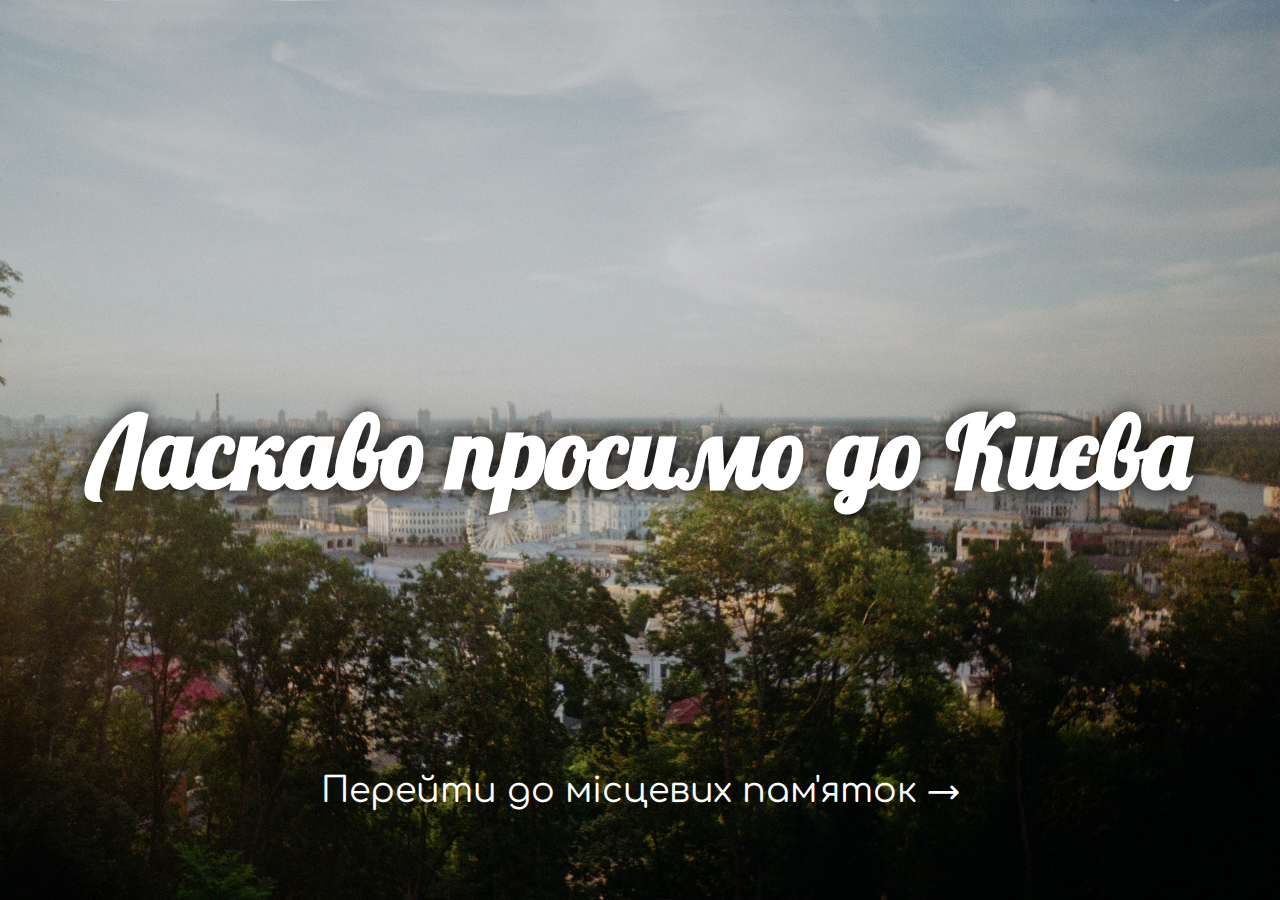
<file: index.html>
<!DOCTYPE html>
<html lang="ua">
    <head>
        <meta charset="utf-8">
        <meta name="viewport" content="width=device-width, initial-scale=1.0">


        <link href="css/style.css" rel="stylesheet" type="text/css">
        
        <link rel="preconnect" href="https://fonts.googleapis.com">
        <link rel="preconnect" href="https://fonts.gstatic.com" crossorigin>
        <link href="https://fonts.googleapis.com/css2?family=Oswald:wght@300&display=swap" rel="stylesheet">

        <link href="https://fonts.googleapis.com/css2?family=Lobster&display=swap" rel="stylesheet">

        <link href="https://fonts.googleapis.com/css2?family=Comfortaa:wght@300&display=swap" rel="stylesheet">
        
        <title>Kyiv page</title>
    </head>
    <body>
        <div class="bg">
            <div class="centered">
                <h1 class="lineUp">Ласкаво просимо до Києва</h1>
            </div>
            <div class="center-bottom">
                <a href="sights.html" class="link">Перейти до місцевих пам'яток &#8594</a>
            </div>
        </div>
    </body>
</html>
</file>
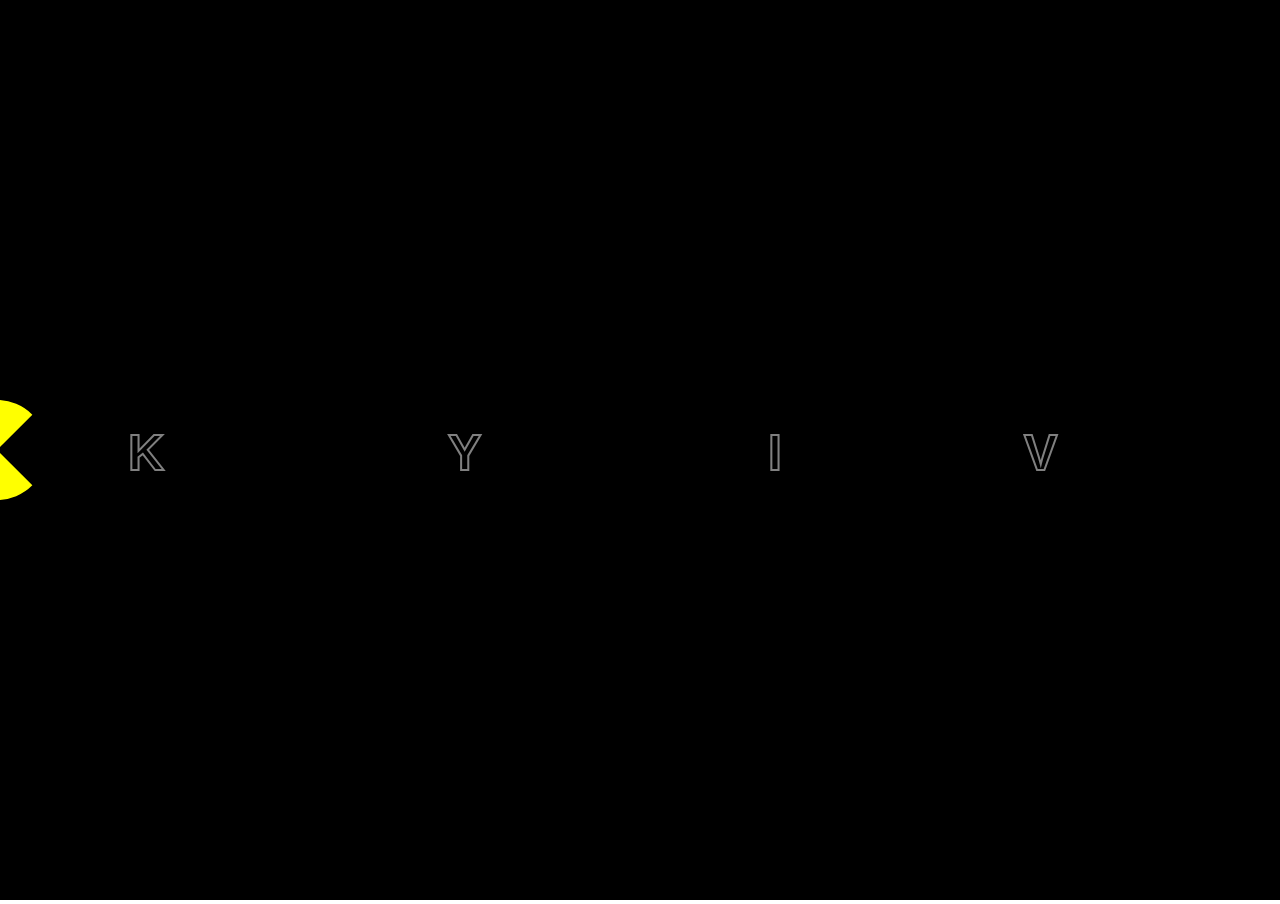
<file: pac-kyiv.html>
<!DOCTYPE html>
<html>
  <head>
    <meta charset="utf-8">
    <meta name="viewport" content="width=device-width, initial-scale=1.0">
    <title>Canvas</title>
    <script src="kyiv.js" defer></script>
    <style>
        body {
            margin: 0;
            overflow: hidden;
        }
    </style>
    </head>
    <body>
        <canvas class="myCanvas">
            <p>Your browser soesn't support canvas</p>
        </canvas>
    </body>
</html>
</file>
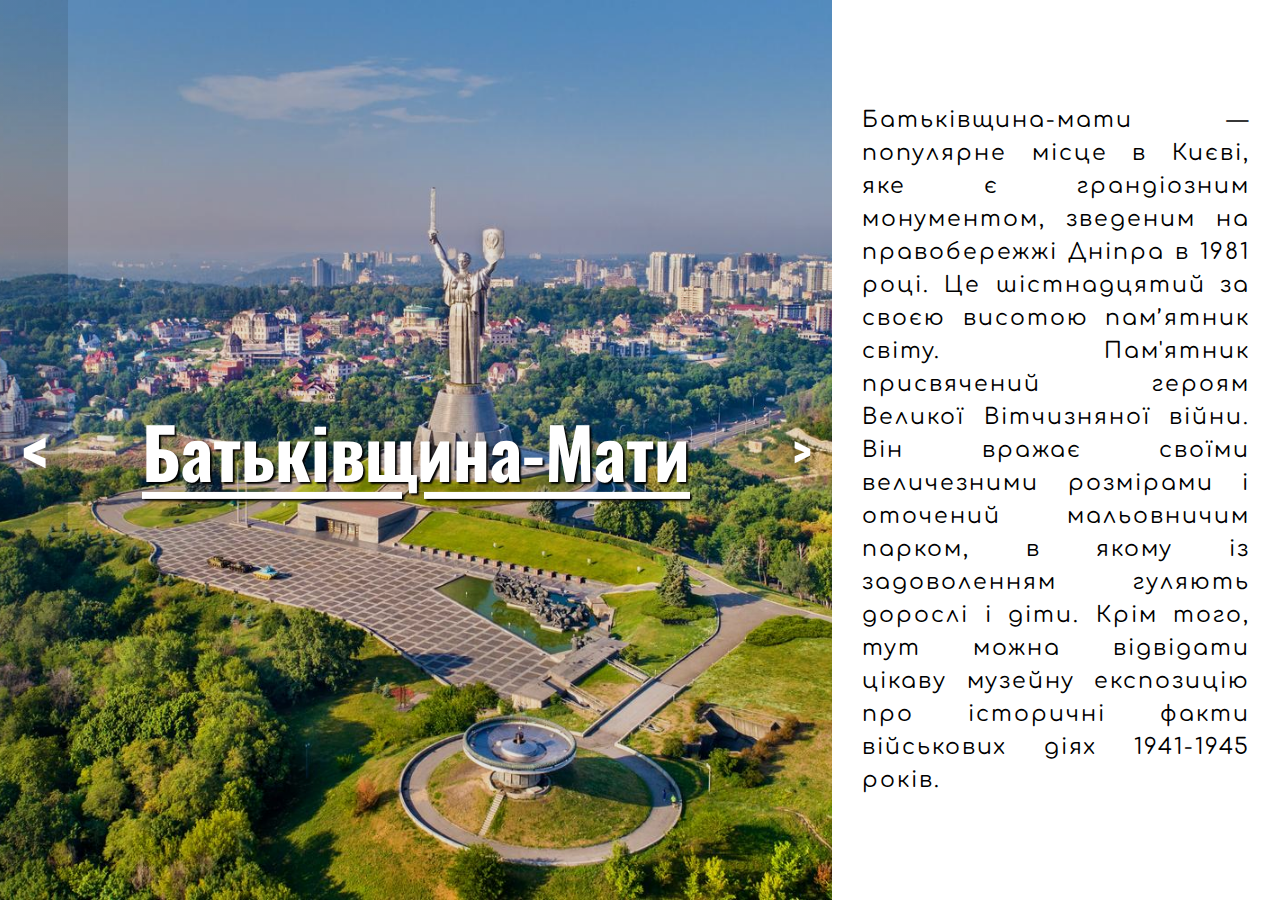
<file: sights.html>
<!DOCTYPE html>
<html lang="ua">
<head>
    <meta charset="UTF-8">
    <meta name="viewport" content="width=device-width, initial-scale=1.0">
    <link href="css/style.css" rel="stylesheet" type="text/css">

    <link rel="preconnect" href="https://fonts.googleapis.com">
    <link rel="preconnect" href="https://fonts.gstatic.com" crossorigin>
    <link href="https://fonts.googleapis.com/css2?family=Oswald:wght@300&display=swap" rel="stylesheet">

    <link href="https://fonts.googleapis.com/css2?family=Alice&display=swap" rel="stylesheet">

    <link href="https://fonts.googleapis.com/css2?family=Comfortaa:wght@300&display=swap" rel="stylesheet">
    
    <script src="scripts/main.js" defer></script>
    <title>Document</title>
</head>
<body>
    <div class="left">
        <img src="" alt="" id="img">
        <div class="left-arrow">
            
                <
            
        </div>
        
        <div class="centered">
            <h2 id="title"></h2>
        </div>
        
        <div class="right-arrow">
            
                >
            
        </div>
    </div>
    <div class="right">
        <div class="container">
        <p class="description" id="description">
        
        </p>
        </div>
    </div>
</body>
</html>
</file>
<file: css/style.css>
html {
    font-size: 10px;
    font-family: 'Oswald', sans-serif;
    height: 100%;
    
}

body {
    margin: 0;
    height: 100%;
}

a, p, ul, li {
    font-family: 'Comfortaa';
}
/*header image*/
.bg {
    background-image: linear-gradient(to bottom, rgba(0,0,0,0.2), rgba(0,0,0,0.1)),
                      url(../images/main2.jpg);
    height: 100%;
    background-position: center center;
    background-repeat: no-repeat no-repeat;
    background-size: cover;
    align-items: center;
    display: flex;
}

.bg h1 {
    font-family: 'Lobster';
    margin: 0 auto;
    padding: 1rem 0;
    font-size: 10rem;
    text-align: center;
    color: #fff;
    text-shadow: 0px 0px 20px #000;
}

.lineUp {
    animation: 2s anim-lineUp ease-out;
  }
  @keyframes anim-lineUp {
    0% {
      opacity: 0;
      transform: translateY(80%);
    }
    20% {
      opacity: 0;
    }
    50% {
      opacity: 1;
      transform: translateY(0%);
    }
    100% {
      opacity: 1;
      transform: translateY(0%);
    }
  }


.left {
    position: relative;
    float: left;
    width: 65%;
    height: 100%;
    overflow: hidden;
    background: #000;
}

.right {
    display: flex;
    float: right;
    width: 35%;
    height: 100%;
    align-items: center;
    overflow: auto;
}

.left-arrow {
    position: absolute;
    left: 0;
    top: 0;
    height: 100%;
    display: flex;
    align-items: center;

    padding: 0 2rem;

    color: #fff;
    font-size: 5rem;
    font-weight: bold;

    z-index: 1;
}

.left-arrow:hover {
    cursor: pointer;
    background: linear-gradient(rgba(0, 0, 0, 0.1),rgba(0, 0, 0, 0.2));
    font-size: 7rem;
}

.right-arrow {
    position: absolute;
    top: 0;
    right: 0;
    height: 100%;
    display: flex;
    align-items: center;

    color: #fff;
    font-size: 5rem;
    font-weight: bold;
    padding: 0 2rem;

    z-index: 1;
}

.right-arrow:hover {
    cursor: pointer;
    background: linear-gradient(rgba(0, 0, 0, 0.1),rgba(0, 0, 0, 0.2));
    font-size: 7rem;
}


.centered {
    position: absolute;
    top: 50%;
    width: 100%;
    transform: translateY(-50%);
    margin: 0 auto;
}

.center-bottom{
    position: absolute;
    bottom: 10%;
    left: 50%;
    transform: translateX(-50%);
}

.centered h2 {
    text-align: center;
    color: #fff;
    font-size: 7rem;
    text-shadow: 2px 2px 2px #000;
    text-decoration: underline;
    text-underline-offset: 1rem;
}

img {
    width: 100%;
    height: 100%;
    object-fit: cover;
    opacity: 0.9;    
}

p {
    font-family: 'Comfortaa';
    margin: 0 3rem;
    font-size: 2.2rem;
    text-align: justify;
    line-height: 1.5;
    letter-spacing: 0.2rem;
}

.link {
    font-size: 3.5rem;
    color: #fff;
    text-decoration: none;
}

.link:hover {
    font-size: 4rem;
    color: #faebd7;
    opacity: 0.6;
}


@media screen and (max-width: 800px) {
    .bg h1 {
        font-size: 5rem;
    }
    
    .link, .link:hover {
        font-size: 1.5rem;
    }

    .left {
        position: relative;
        width: 100%;
        height: 60%;
        overflow: hidden;
        background: #000;
    }

    .right {
        display: flex;
        width: 100%;
        height: 30rem;
    }

    .centered h2 {
        font-size: 3rem;
        text-underline-offset: 5px;
    }

    .left-arrow, .right-arrow {
        font-size: 3rem;
        padding: 0 1rem;
    }

    .left-arrow:hover, .right-arrow:hover {
        font-size: 4rem;
    }

    .container {
        position: absolute;
        top: 60%;
        margin-top: 2rem;
    }

    p {
        margin-bottom: 1rem;
        font-size: 1.6rem;
        letter-spacing: 0;
    }
}
</file>
